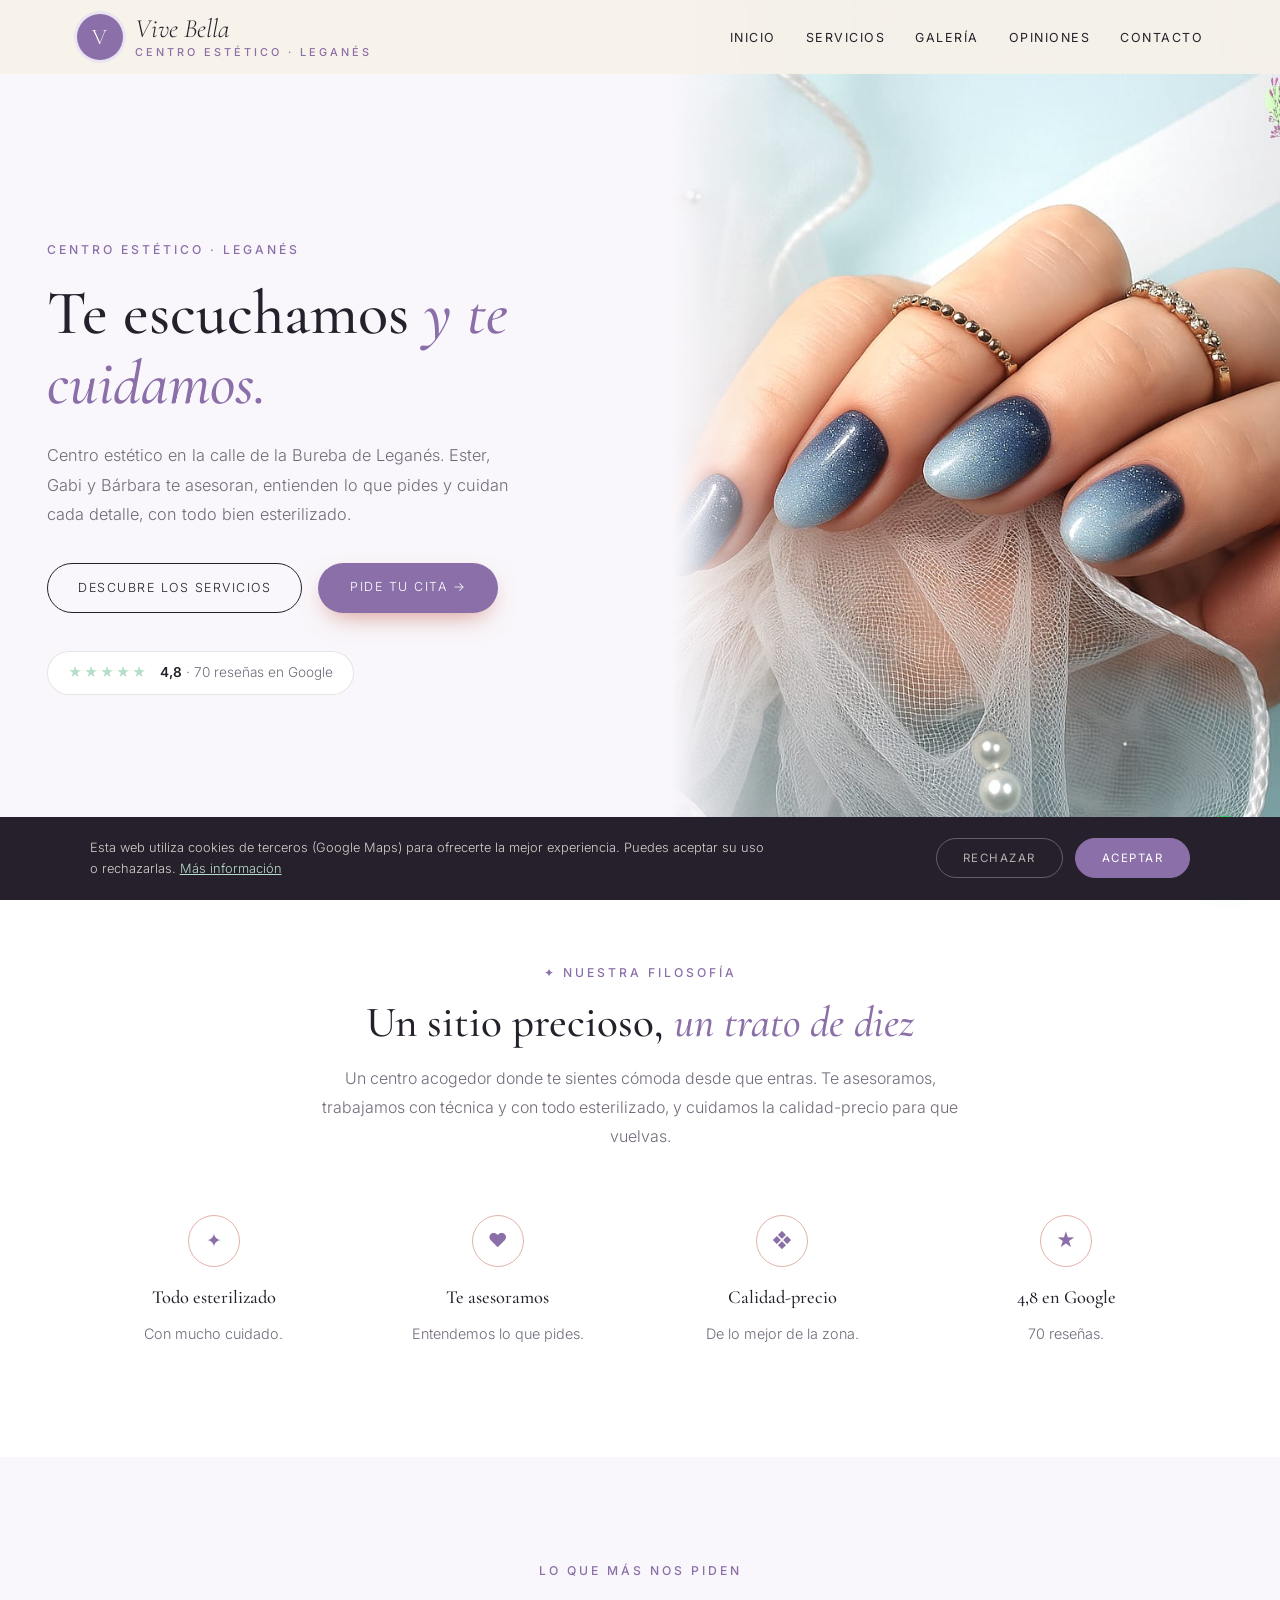
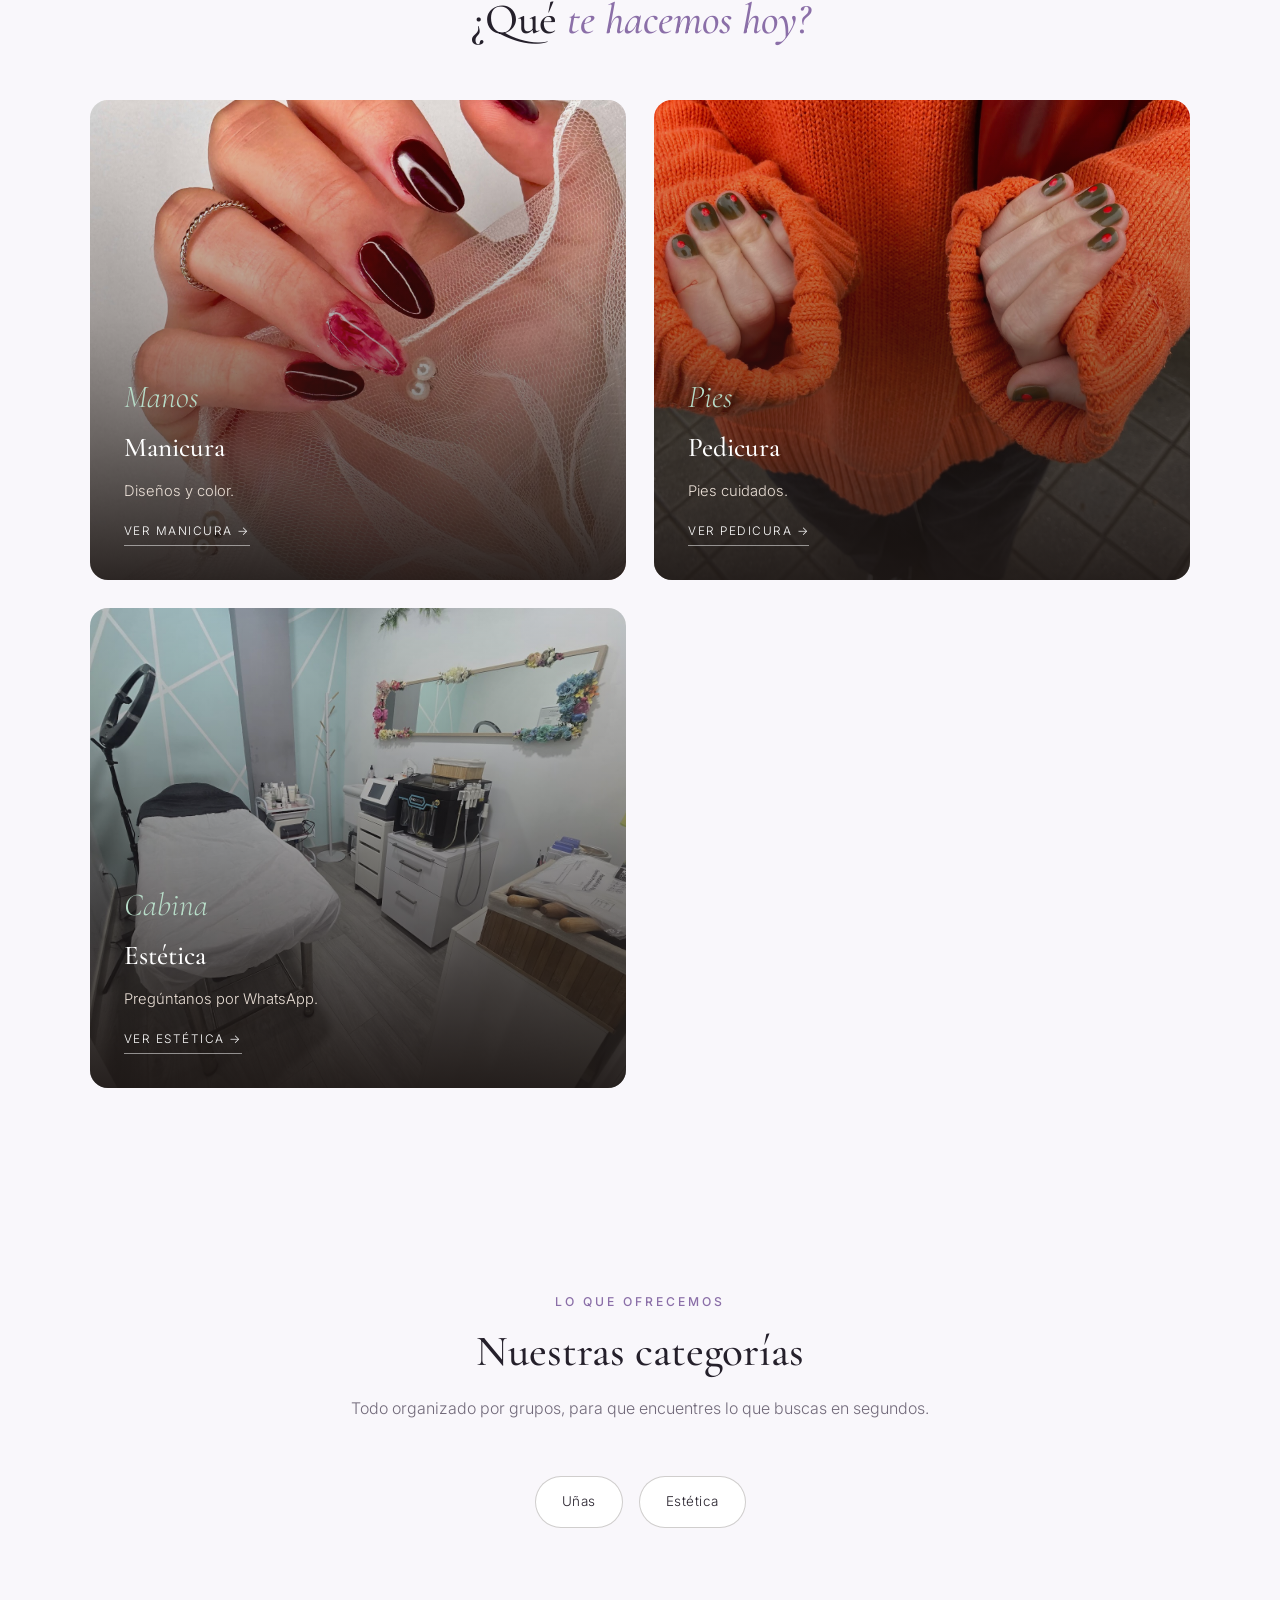
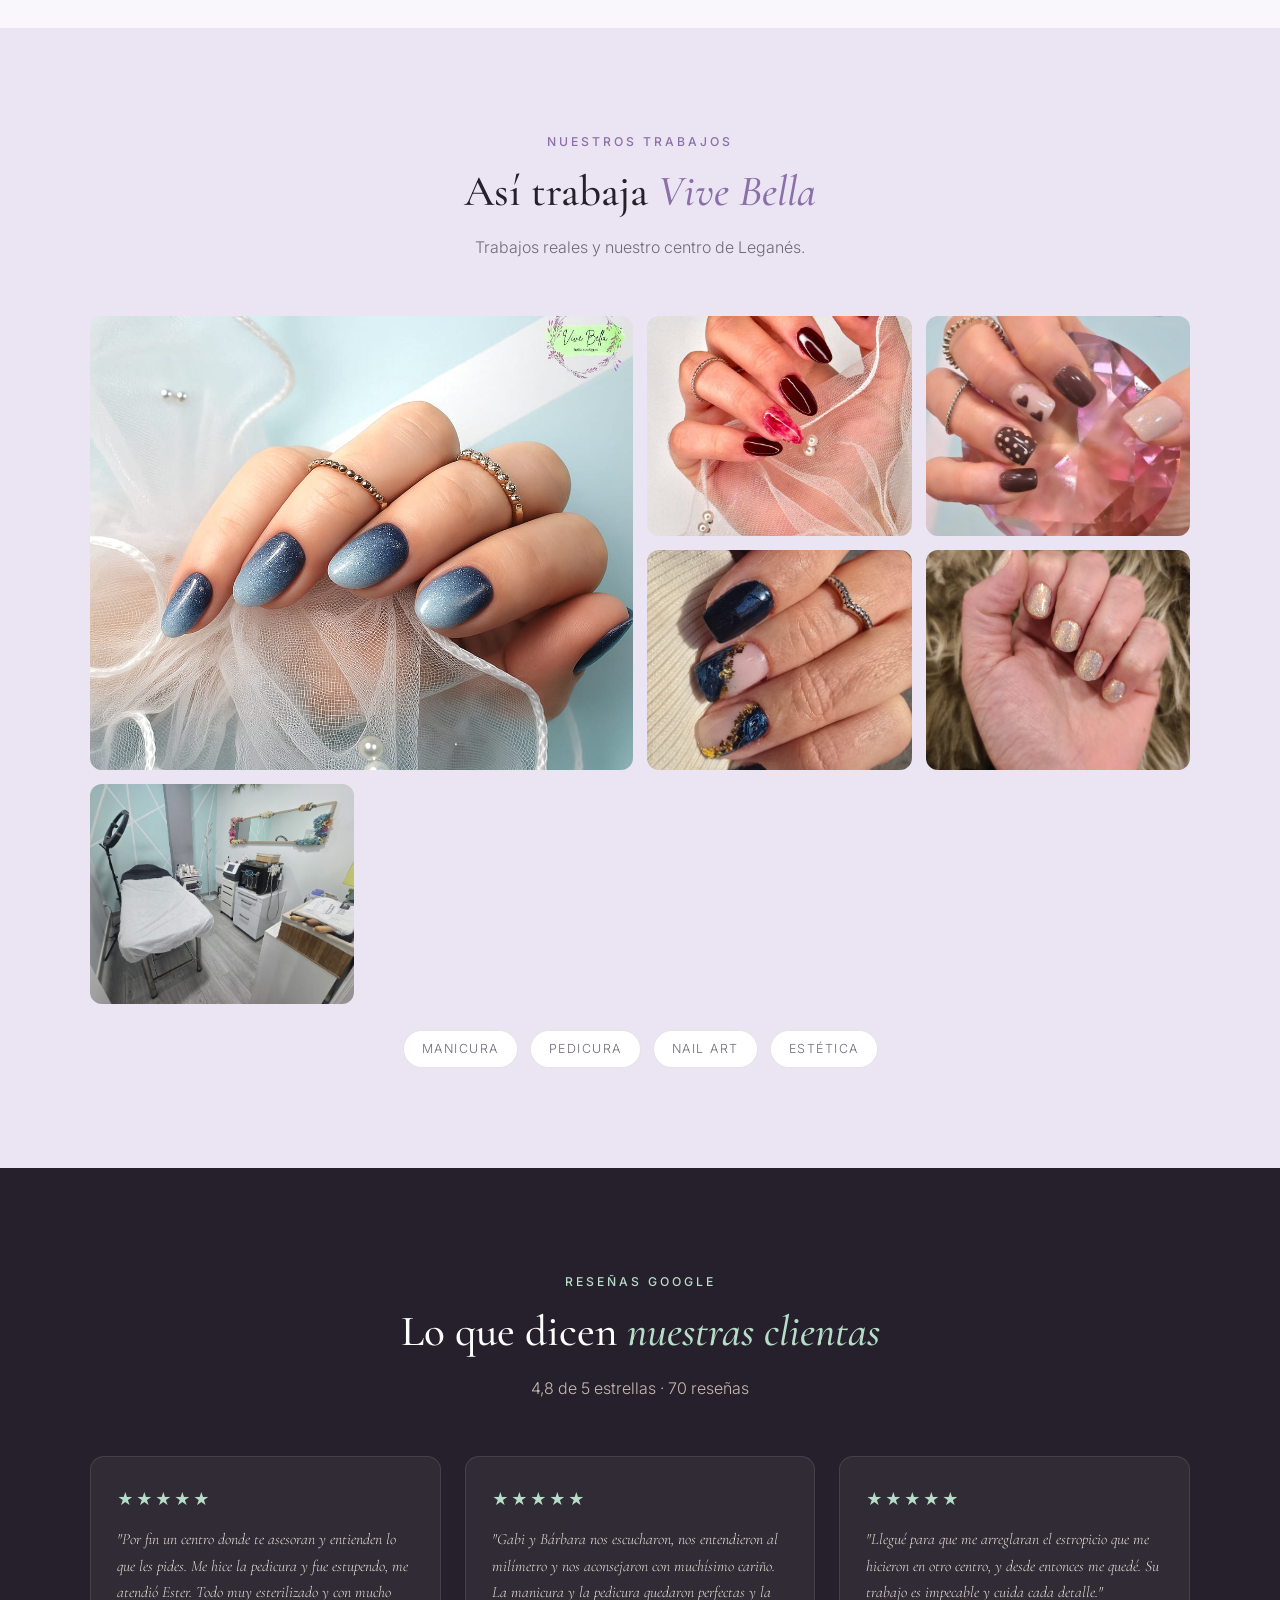
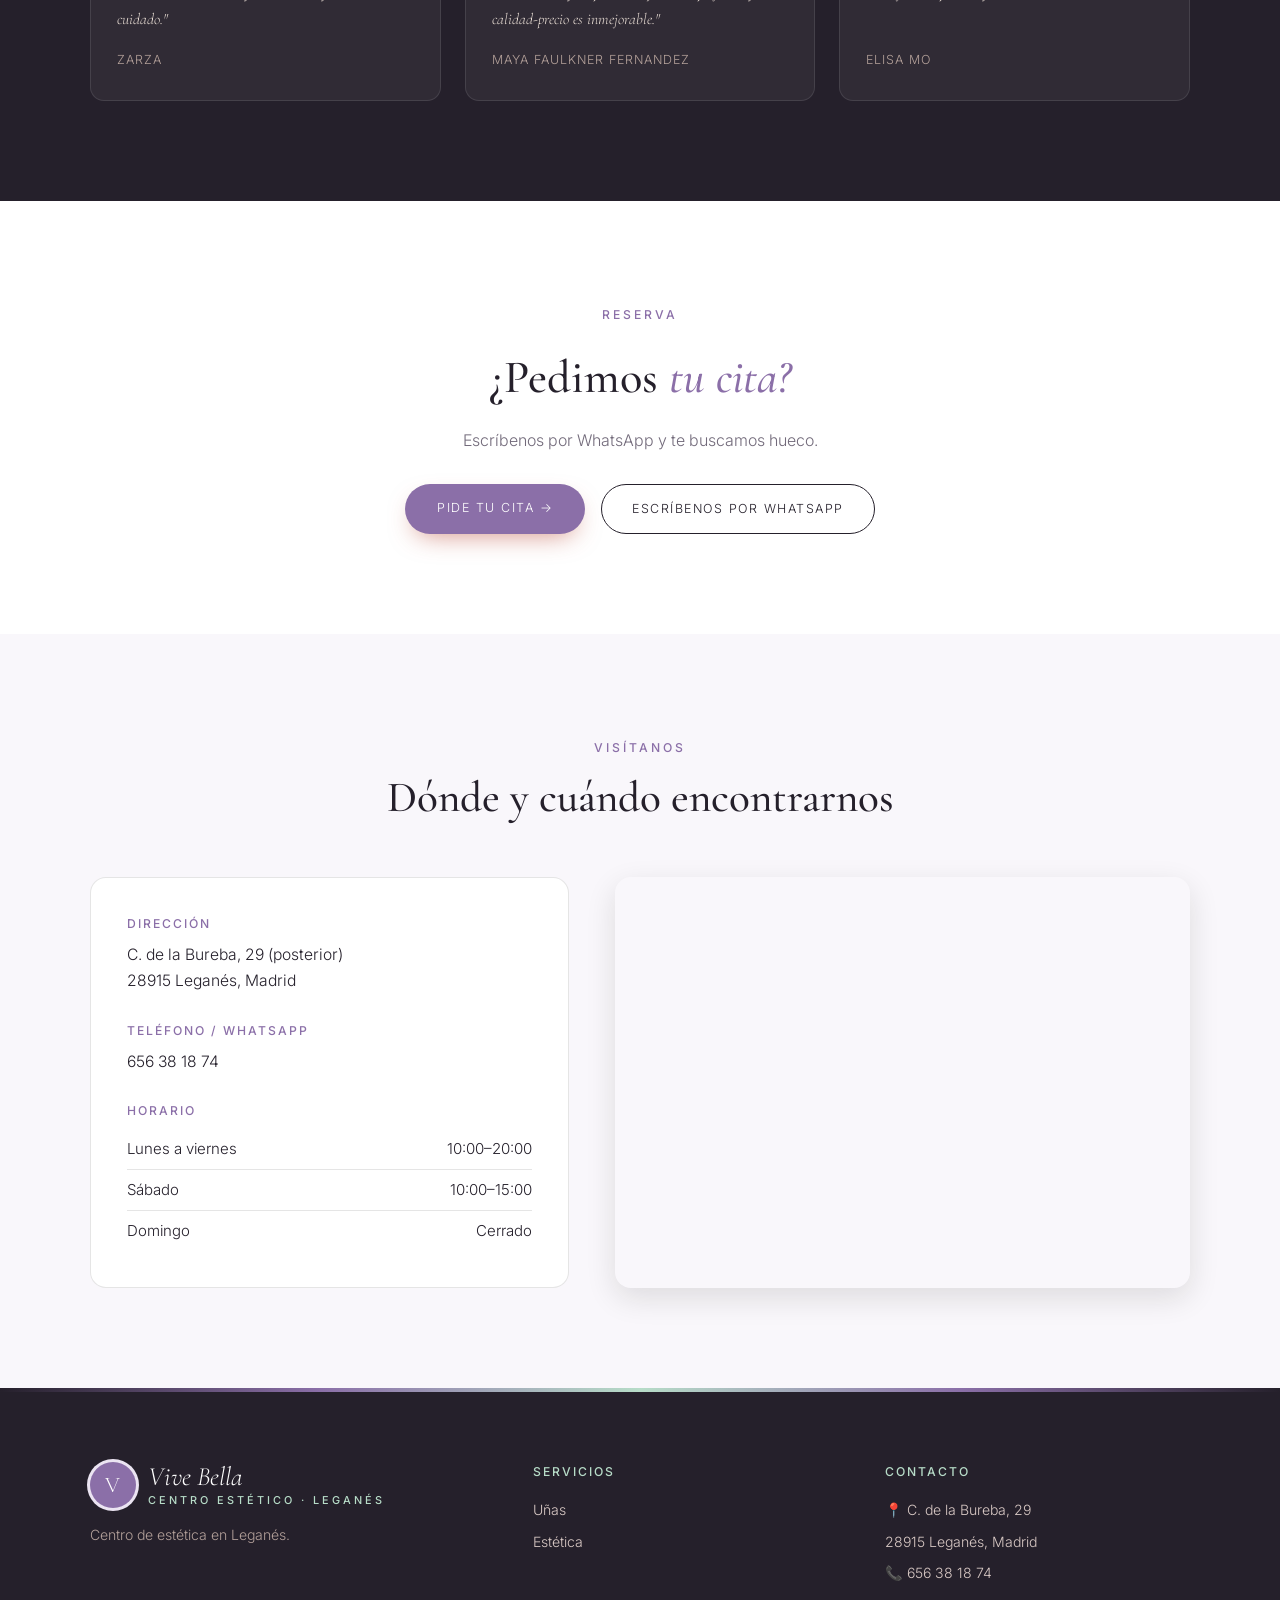
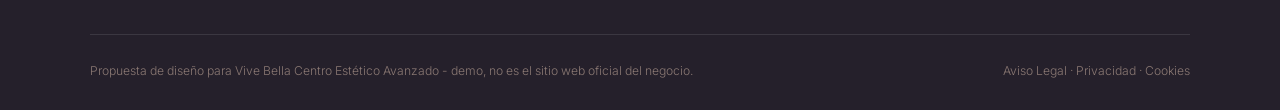
<file: index.html>
<!DOCTYPE html>
<html lang="es">
<head>
<meta charset="UTF-8">
<meta name="viewport" content="width=device-width, initial-scale=1.0">
<title>Vive Bella Centro Estético Avanzado — Centro de estética en Leganés</title>
<meta name="description" content="Vive Bella Centro Estético Avanzado, en la calle de la Bureba 29 de Leganés. Manicura, pedicura, nail art y tratamientos de estética. 4,8★ con 70 reseñas en Google.">
<meta name="theme-color" content="#25202b">
<meta property="og:title" content="Vive Bella Centro Estético Avanzado · Leganés">
<meta property="og:image" content="maps_05.jpg">

<link rel="preconnect" href="https://fonts.googleapis.com"><link rel="preconnect" href="https://fonts.gstatic.com" crossorigin><link href="https://fonts.googleapis.com/css2?family=Cormorant+Garamond:ital,wght@0,500;0,600;1,500&family=Inter:wght@300;400;500;600&display=swap" rel="stylesheet">
<link rel="stylesheet" href="styles.css">
</head>
<body>

<header id="header">
  <a href="index.html" class="logo" aria-label="Vive Bella Centro Estético Avanzado, inicio"><span class="logo-mark">V</span><span class="logo-text"><span class="script">Vive Bella</span><small>centro estético · Leganés</small></span></a>
  <nav id="nav" aria-label="Navegación principal"><ul><li><a href="index.html#inicio">Inicio</a></li><li><a href="servicios.html">Servicios</a></li><li><a href="index.html#galeria">Galería</a></li><li><a href="index.html#opiniones">Opiniones</a></li><li><a href="index.html#contacto">Contacto</a></li></ul></nav><button class="nav-toggle" id="navToggle" aria-label="Abrir menú">☰</button>
</header>

<section class="hero" id="inicio">
  <div class="hero-text">
    <span class="eyebrow">Centro estético · Leganés</span>
    <h1>Te escuchamos <em>y te cuidamos.</em></h1>
    <p>Centro estético en la calle de la Bureba de Leganés. Ester, Gabi y Bárbara te asesoran, entienden lo que pides y cuidan cada detalle, con todo bien esterilizado.</p>
    <div class="hero-ctas">
      <a href="servicios.html" class="btn-outline">Descubre los servicios</a>
      <a href="https://wa.me/34656381874?text=Hola%2C%20he%20visto%20vuestra%20web%20y%20me%20gustar%C3%ADa%20pedir%20cita%20en%20Vive%20Bella" class="btn-solid" target="_blank" rel="noopener">Pide tu cita →</a>
    </div>
    <a class="hero-rating" href="https://www.google.com/maps/search/?api=1&query=Vive+Bella+Centro+Estetico+Avanzado,+Calle+de+la+Bureba+29,+Leganes" target="_blank" rel="noopener"><span class="stars">★★★★★</span><span><strong>4,8</strong> · 70 reseñas en Google</span></a>
  </div>
  <div class="hero-img"><img src="maps_05.jpg" alt="Uñas en degradado azul hechas en Vive Bella, Leganés" style="object-position:center 50%;"></div>
</section>

<section class="trust">
  <div class="section-head">
    <span class="eyebrow">✦ Nuestra filosofía</span>
    <h2>Un sitio precioso, <em>un trato de diez</em></h2>
    <p>Un centro acogedor donde te sientes cómoda desde que entras. Te asesoramos, trabajamos con técnica y con todo esterilizado, y cuidamos la calidad-precio para que vuelvas.</p>
  </div>
  <div class="trust-grid">
    <div class="trust-card"><span class="trust-ic">✦</span><h3>Todo esterilizado</h3><p>Con mucho cuidado.</p></div>
    <div class="trust-card"><span class="trust-ic">♥</span><h3>Te asesoramos</h3><p>Entendemos lo que pides.</p></div>
    <div class="trust-card"><span class="trust-ic">❖</span><h3>Calidad-precio</h3><p>De lo mejor de la zona.</p></div>
    <div class="trust-card"><span class="trust-ic">★</span><h3>4,8 en Google</h3><p>70 reseñas.</p></div>
  </div>
</section>

<section class="worlds">
  <div class="section-head">
    <span class="eyebrow">Lo que más nos piden</span>
    <h2>¿Qué <em>te hacemos hoy?</em></h2>
  </div>
  <div class="worlds-grid">
    <a href="servicios.html#unas" class="world-card"><img src="maps_01.jpg" alt="Manicura"><div class="world-text"><span class="script">Manos</span><h3>Manicura</h3><p>Diseños y color.</p><span class="world-link">Ver manicura →</span></div></a>
    <a href="servicios.html#unas" class="world-card"><img src="maps_09.jpg" alt="Pedicura"><div class="world-text"><span class="script">Pies</span><h3>Pedicura</h3><p>Pies cuidados.</p><span class="world-link">Ver pedicura →</span></div></a>
    <a href="servicios.html#estetica" class="world-card"><img src="maps_03.jpg" alt="Estética"><div class="world-text"><span class="script">Cabina</span><h3>Estética</h3><p>Pregúntanos por WhatsApp.</p><span class="world-link">Ver estética →</span></div></a>
  </div>
</section>

<section>
  <div class="section-head">
    <span class="eyebrow">Lo que ofrecemos</span>
    <h2>Nuestras categorías</h2>
    <p>Todo organizado por grupos, para que encuentres lo que buscas en segundos.</p>
  </div>
  <div class="cat-pills">
    <a href="servicios.html#unas" class="cat-pill">Uñas</a>
    <a href="servicios.html#estetica" class="cat-pill">Estética</a>
  </div>
</section>

<section class="gallery-wrap" id="galeria">
  <div class="section-head">
    <span class="eyebrow">Nuestros trabajos</span>
    <h2>Así trabaja <em>Vive Bella</em></h2>
    <p>Trabajos reales y nuestro centro de Leganés.</p>
  </div>
  <div class="gallery">
    <figure class="big"><img src="maps_05.jpg" alt="Degradado en azul" loading="lazy"></figure>
    <figure><img src="maps_01.jpg" alt="Granate con detalle" loading="lazy"></figure>
    <figure><img src="maps_02.jpg" alt="Diseño con corazones" loading="lazy"></figure>
    <figure><img src="maps_06.jpg" alt="Azul noche con oro" loading="lazy"></figure>
    <figure><img src="maps_08.jpg" alt="Purpurina dorada" loading="lazy"></figure>
    <figure><img src="maps_03.jpg" alt="Nuestra cabina" loading="lazy"></figure>
  </div>
  <div class="brands"><span>Manicura</span><span>Pedicura</span><span>Nail art</span><span>Estética</span></div>
</section>

<section class="reviews-wrap" id="opiniones">
  <div class="section-head">
    <span class="eyebrow">Reseñas Google</span>
    <h2>Lo que dicen <em>nuestras clientas</em></h2>
    <p>4,8 de 5 estrellas · 70 reseñas</p>
  </div>
  <div class="review-grid">
    <div class="review-card"><div class="stars">★★★★★</div><p>"Por fin un centro donde te asesoran y entienden lo que les pides. Me hice la pedicura y fue estupendo, me atendió Ester. Todo muy esterilizado y con mucho cuidado."</p><cite>Zarza</cite></div>
    <div class="review-card"><div class="stars">★★★★★</div><p>"Gabi y Bárbara nos escucharon, nos entendieron al milímetro y nos aconsejaron con muchísimo cariño. La manicura y la pedicura quedaron perfectas y la calidad-precio es inmejorable."</p><cite>Maya Faulkner Fernandez</cite></div>
    <div class="review-card"><div class="stars">★★★★★</div><p>"Llegué para que me arreglaran el estropicio que me hicieron en otro centro, y desde entonces me quedé. Su trabajo es impecable y cuida cada detalle."</p><cite>Elisa Mo</cite></div>
  </div>
</section>

<section class="cta-section">
  <span class="eyebrow">Reserva</span>
  <h2>¿Pedimos <em>tu cita?</em></h2>
  <p>Escríbenos por WhatsApp y te buscamos hueco.</p>
  <div class="cta-row">
    <a href="https://wa.me/34656381874?text=Hola%2C%20he%20visto%20vuestra%20web%20y%20me%20gustar%C3%ADa%20pedir%20cita%20en%20Vive%20Bella" class="btn-solid" target="_blank" rel="noopener">Pide tu cita →</a>
    <a href="https://wa.me/34656381874?text=Hola%2C%20he%20visto%20vuestra%20web%20y%20me%20gustar%C3%ADa%20pedir%20cita%20en%20Vive%20Bella" class="btn-outline" target="_blank" rel="noopener">Escríbenos por WhatsApp</a>
  </div>
</section>

<section class="contact-section" id="contacto">
  <div class="section-head">
    <span class="eyebrow">Visítanos</span>
    <h2>Dónde y cuándo encontrarnos</h2>
  </div>
  <div class="contact-grid">
    <div class="contact-info">
      <div class="contact-block"><h3>Dirección</h3><p>C. de la Bureba, 29 (posterior)<br>28915 Leganés, Madrid</p></div>
      <div class="contact-block"><h3>Teléfono / WhatsApp</h3><p><a href="tel:+34656381874">656 38 18 74</a></p></div>
      <div class="contact-block"><h3>Horario</h3><ul class="hours-list"><li><span>Lunes a viernes</span><span>10:00–20:00</span></li><li><span>Sábado</span><span>10:00–15:00</span></li><li><span>Domingo</span><span>Cerrado</span></li></ul></div>
      
    </div>
    <div class="contact-map">
      <iframe title="Mapa de Vive Bella Centro Estético Avanzado" src="https://www.google.com/maps?q=Vive+Bella+Centro+Estetico+Avanzado,+Calle+de+la+Bureba+29,+Leganes&output=embed" width="100%" height="100%" style="border:0;" allowfullscreen="" loading="lazy" referrerpolicy="no-referrer-when-downgrade"></iframe>
    </div>
  </div>
</section>

<footer>
  <div class="footer-grid">
    <div class="footer-brand">
      <a href="index.html" class="logo light"><span class="logo-mark">V</span><span class="logo-text"><span class="script">Vive Bella</span><small>centro estético · Leganés</small></span></a>
      <p>Centro de estética en Leganés.</p>
    </div>
    <div><h4>Servicios</h4><ul><li><a href="servicios.html#unas">Uñas</a></li><li><a href="servicios.html#estetica">Estética</a></li></ul></div>
    <div><h4>Contacto</h4><ul><li>📍 C. de la Bureba, 29</li><li>28915 Leganés, Madrid</li><li>📞 <a href="tel:+34656381874">656 38 18 74</a></li></ul></div>
  </div>
  <div class="footer-bottom">
    <span>Propuesta de diseño para Vive Bella Centro Estético Avanzado - demo, no es el sitio web oficial del negocio.</span>
    <span><a href="aviso-legal.html">Aviso Legal</a> &middot; <a href="politica-privacidad.html">Privacidad</a> &middot; <a href="politica-cookies.html">Cookies</a></span>
  </div>
</footer>

<div id="cookie-banner" class="cookie-banner"><p>Esta web utiliza cookies de terceros (Google Maps) para ofrecerte la mejor experiencia. Puedes aceptar su uso o rechazarlas. <a href="politica-cookies.html">Más información</a></p><div class="cookie-actions"><button onclick="setCookieChoice('rejected')" class="ck-reject">Rechazar</button><button onclick="setCookieChoice('accepted')" class="ck-accept">Aceptar</button></div></div>
<div class="social-fabs"><a class="wa-fab" href="https://wa.me/34656381874?text=Hola%2C%20he%20visto%20vuestra%20web%20y%20me%20gustar%C3%ADa%20pedir%20cita%20en%20Vive%20Bella" target="_blank" rel="noopener" aria-label="Escribir por WhatsApp"><svg width="28" height="28" viewBox="0 0 24 24" fill="white"><path d="M17.5 14.4c-.3-.1-1.8-.9-2-1s-.5-.1-.7.1-.8 1-.9 1.2-.3.2-.6.1a8.2 8.2 0 0 1-2.4-1.5 9 9 0 0 1-1.7-2.1c-.2-.3 0-.5.1-.6l.4-.5.3-.5v-.5l-.9-2.2c-.2-.6-.5-.5-.7-.5h-.6a1.1 1.1 0 0 0-.8.4 3.4 3.4 0 0 0-1 2.5 5.9 5.9 0 0 0 1.2 3.1 13.5 13.5 0 0 0 5.2 4.6c2.6 1 2.6.7 3.1.6a2.6 2.6 0 0 0 1.7-1.2 2.1 2.1 0 0 0 .2-1.2c-.1-.1-.3-.2-.6-.3ZM12 21.8a9.8 9.8 0 0 1-5-1.4l-.4-.2-3.7 1 1-3.6-.2-.4A9.8 9.8 0 1 1 12 21.8Zm8.4-18.3A11.8 11.8 0 0 0 1.8 17.7L.2 23.8l6.3-1.6a11.8 11.8 0 0 0 5.6 1.4A11.8 11.8 0 0 0 20.4 3.5Z"/></svg></a></div>
<script src="main.js"></script>
</body>
</html>
</file>
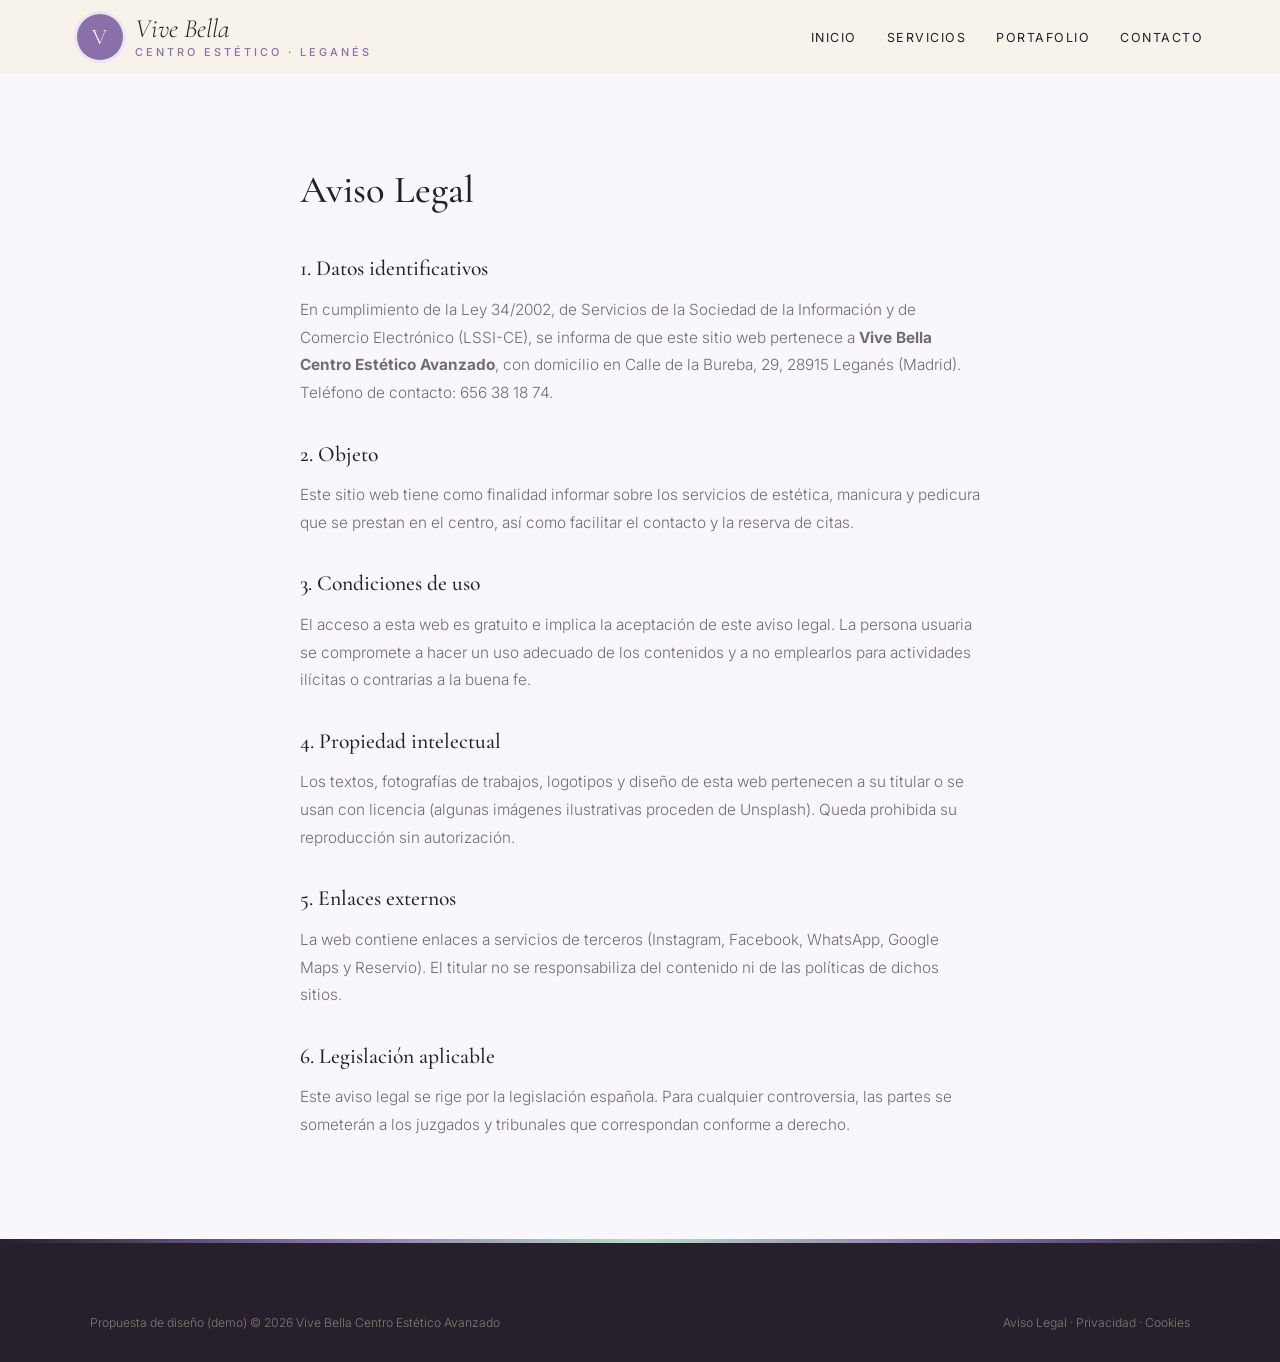
<file: aviso-legal.html>
<!DOCTYPE html>
<html lang="es">
<head>
<meta charset="UTF-8">
<meta name="viewport" content="width=device-width, initial-scale=1.0">
<title>Aviso Legal — Vive Bella Centro Estético Avanzado</title>
<meta name="robots" content="noindex">

<link rel="preconnect" href="https://fonts.googleapis.com">
<link href="https://fonts.googleapis.com/css2?family=Cormorant+Garamond:ital,wght@0,500;0,600;1,500&family=Inter:wght@300;400;500;600&display=swap" rel="stylesheet">
<link rel="stylesheet" href="styles.css">
</head>
<body>
<header id="header" class="scrolled">
  <a href="index.html" class="logo" aria-label="Vive Bella Centro Estético Avanzado, inicio">
    <span class="logo-mark">V</span>
    <span class="logo-text"><span class="script">Vive Bella</span><small>centro estético · Leganés</small></span>
  </a>
  <nav id="nav" aria-label="Navegación principal">
    <ul>
      <li><a href="index.html#inicio">Inicio</a></li>
      <li><a href="servicios.html">Servicios</a></li>
      <li><a href="portafolio.html">Portafolio</a></li>
      <li><a href="index.html#contacto">Contacto</a></li>
    </ul>
  </nav>
  <button class="nav-toggle" id="navToggle" aria-label="Abrir menú">☰</button>
</header>
<main class="legal"><h1>Aviso Legal</h1>
<h2>1. Datos identificativos</h2>
<p>En cumplimiento de la Ley 34/2002, de Servicios de la Sociedad de la Información y de Comercio Electrónico (LSSI-CE), se informa de que este sitio web pertenece a <strong>Vive Bella Centro Estético Avanzado</strong>, con domicilio en Calle de la Bureba, 29, 28915 Leganés (Madrid). Teléfono de contacto: 656 38 18 74.</p>
<h2>2. Objeto</h2>
<p>Este sitio web tiene como finalidad informar sobre los servicios de estética, manicura y pedicura que se prestan en el centro, así como facilitar el contacto y la reserva de citas.</p>
<h2>3. Condiciones de uso</h2>
<p>El acceso a esta web es gratuito e implica la aceptación de este aviso legal. La persona usuaria se compromete a hacer un uso adecuado de los contenidos y a no emplearlos para actividades ilícitas o contrarias a la buena fe.</p>
<h2>4. Propiedad intelectual</h2>
<p>Los textos, fotografías de trabajos, logotipos y diseño de esta web pertenecen a su titular o se usan con licencia (algunas imágenes ilustrativas proceden de Unsplash). Queda prohibida su reproducción sin autorización.</p>
<h2>5. Enlaces externos</h2>
<p>La web contiene enlaces a servicios de terceros (Instagram, Facebook, WhatsApp, Google Maps y Reservio). El titular no se responsabiliza del contenido ni de las políticas de dichos sitios.</p>
<h2>6. Legislación aplicable</h2>
<p>Este aviso legal se rige por la legislación española. Para cualquier controversia, las partes se someterán a los juzgados y tribunales que correspondan conforme a derecho.</p></main>
<footer>
  <div class="footer-bottom" style="margin-top:0">
    <span>Propuesta de diseño (demo) © 2026 Vive Bella Centro Estético Avanzado</span>
    <span><a href="aviso-legal.html">Aviso Legal</a> &middot; <a href="politica-privacidad.html">Privacidad</a> &middot; <a href="politica-cookies.html">Cookies</a></span>
  </div>
</footer>
<script src="main.js"></script>
</body>
</html>
</file>
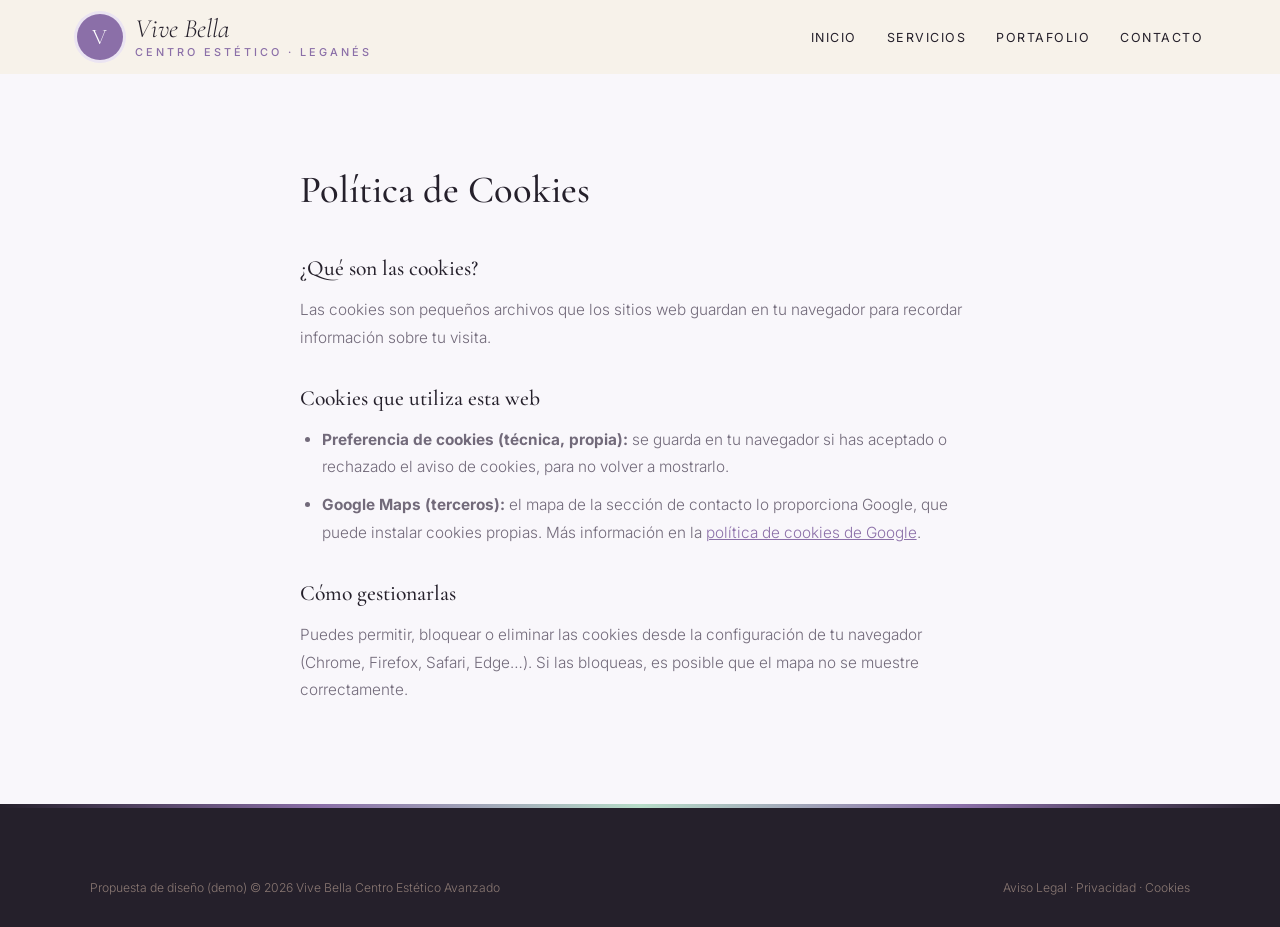
<file: politica-cookies.html>
<!DOCTYPE html>
<html lang="es">
<head>
<meta charset="UTF-8">
<meta name="viewport" content="width=device-width, initial-scale=1.0">
<title>Política de Cookies — Vive Bella Centro Estético Avanzado</title>
<meta name="robots" content="noindex">

<link rel="preconnect" href="https://fonts.googleapis.com">
<link href="https://fonts.googleapis.com/css2?family=Cormorant+Garamond:ital,wght@0,500;0,600;1,500&family=Inter:wght@300;400;500;600&display=swap" rel="stylesheet">
<link rel="stylesheet" href="styles.css">
</head>
<body>
<header id="header" class="scrolled">
  <a href="index.html" class="logo" aria-label="Vive Bella Centro Estético Avanzado, inicio">
    <span class="logo-mark">V</span>
    <span class="logo-text"><span class="script">Vive Bella</span><small>centro estético · Leganés</small></span>
  </a>
  <nav id="nav" aria-label="Navegación principal">
    <ul>
      <li><a href="index.html#inicio">Inicio</a></li>
      <li><a href="servicios.html">Servicios</a></li>
      <li><a href="portafolio.html">Portafolio</a></li>
      <li><a href="index.html#contacto">Contacto</a></li>
    </ul>
  </nav>
  <button class="nav-toggle" id="navToggle" aria-label="Abrir menú">☰</button>
</header>
<main class="legal"><h1>Política de Cookies</h1>
<h2>¿Qué son las cookies?</h2>
<p>Las cookies son pequeños archivos que los sitios web guardan en tu navegador para recordar información sobre tu visita.</p>
<h2>Cookies que utiliza esta web</h2>
<ul>
<li><strong>Preferencia de cookies (técnica, propia):</strong> se guarda en tu navegador si has aceptado o rechazado el aviso de cookies, para no volver a mostrarlo.</li>
<li><strong>Google Maps (terceros):</strong> el mapa de la sección de contacto lo proporciona Google, que puede instalar cookies propias. Más información en la <a href="https://policies.google.com/technologies/cookies" target="_blank" rel="noopener">política de cookies de Google</a>.</li>
</ul>
<h2>Cómo gestionarlas</h2>
<p>Puedes permitir, bloquear o eliminar las cookies desde la configuración de tu navegador (Chrome, Firefox, Safari, Edge…). Si las bloqueas, es posible que el mapa no se muestre correctamente.</p></main>
<footer>
  <div class="footer-bottom" style="margin-top:0">
    <span>Propuesta de diseño (demo) © 2026 Vive Bella Centro Estético Avanzado</span>
    <span><a href="aviso-legal.html">Aviso Legal</a> &middot; <a href="politica-privacidad.html">Privacidad</a> &middot; <a href="politica-cookies.html">Cookies</a></span>
  </div>
</footer>
<script src="main.js"></script>
</body>
</html>
</file>
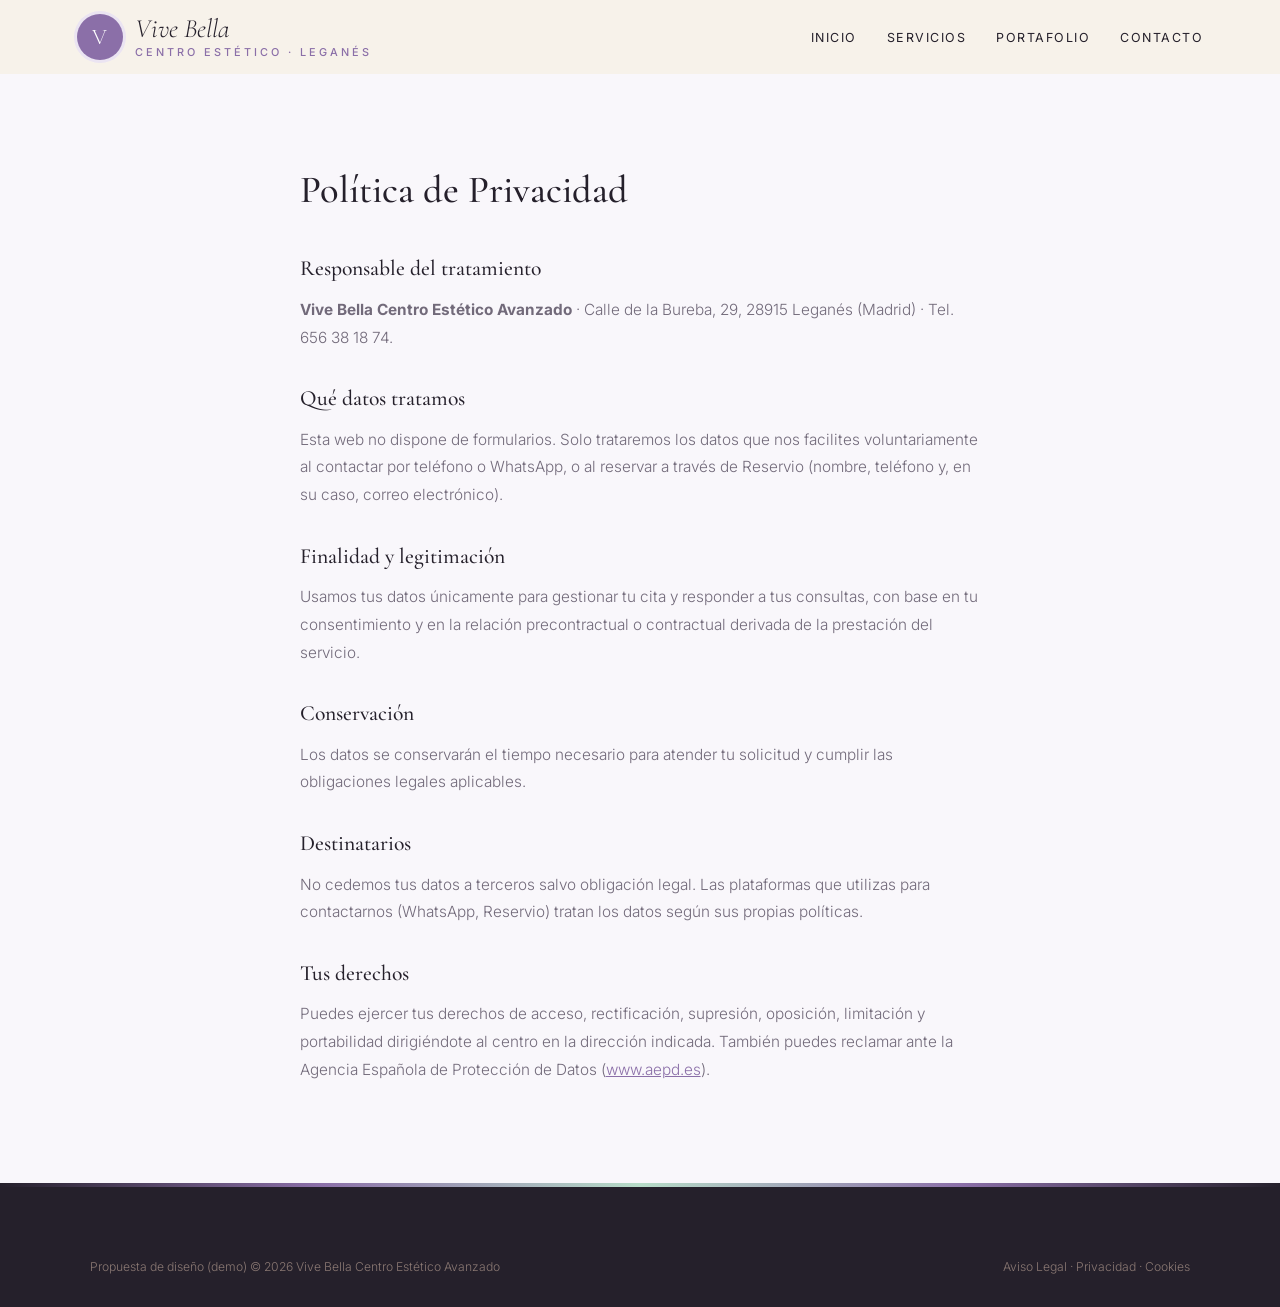
<file: politica-privacidad.html>
<!DOCTYPE html>
<html lang="es">
<head>
<meta charset="UTF-8">
<meta name="viewport" content="width=device-width, initial-scale=1.0">
<title>Política de Privacidad — Vive Bella Centro Estético Avanzado</title>
<meta name="robots" content="noindex">

<link rel="preconnect" href="https://fonts.googleapis.com">
<link href="https://fonts.googleapis.com/css2?family=Cormorant+Garamond:ital,wght@0,500;0,600;1,500&family=Inter:wght@300;400;500;600&display=swap" rel="stylesheet">
<link rel="stylesheet" href="styles.css">
</head>
<body>
<header id="header" class="scrolled">
  <a href="index.html" class="logo" aria-label="Vive Bella Centro Estético Avanzado, inicio">
    <span class="logo-mark">V</span>
    <span class="logo-text"><span class="script">Vive Bella</span><small>centro estético · Leganés</small></span>
  </a>
  <nav id="nav" aria-label="Navegación principal">
    <ul>
      <li><a href="index.html#inicio">Inicio</a></li>
      <li><a href="servicios.html">Servicios</a></li>
      <li><a href="portafolio.html">Portafolio</a></li>
      <li><a href="index.html#contacto">Contacto</a></li>
    </ul>
  </nav>
  <button class="nav-toggle" id="navToggle" aria-label="Abrir menú">☰</button>
</header>
<main class="legal"><h1>Política de Privacidad</h1>
<h2>Responsable del tratamiento</h2>
<p><strong>Vive Bella Centro Estético Avanzado</strong> · Calle de la Bureba, 29, 28915 Leganés (Madrid) · Tel. 656 38 18 74.</p>
<h2>Qué datos tratamos</h2>
<p>Esta web no dispone de formularios. Solo trataremos los datos que nos facilites voluntariamente al contactar por teléfono o WhatsApp, o al reservar a través de Reservio (nombre, teléfono y, en su caso, correo electrónico).</p>
<h2>Finalidad y legitimación</h2>
<p>Usamos tus datos únicamente para gestionar tu cita y responder a tus consultas, con base en tu consentimiento y en la relación precontractual o contractual derivada de la prestación del servicio.</p>
<h2>Conservación</h2>
<p>Los datos se conservarán el tiempo necesario para atender tu solicitud y cumplir las obligaciones legales aplicables.</p>
<h2>Destinatarios</h2>
<p>No cedemos tus datos a terceros salvo obligación legal. Las plataformas que utilizas para contactarnos (WhatsApp, Reservio) tratan los datos según sus propias políticas.</p>
<h2>Tus derechos</h2>
<p>Puedes ejercer tus derechos de acceso, rectificación, supresión, oposición, limitación y portabilidad dirigiéndote al centro en la dirección indicada. También puedes reclamar ante la Agencia Española de Protección de Datos (<a href="https://www.aepd.es" target="_blank" rel="noopener">www.aepd.es</a>).</p></main>
<footer>
  <div class="footer-bottom" style="margin-top:0">
    <span>Propuesta de diseño (demo) © 2026 Vive Bella Centro Estético Avanzado</span>
    <span><a href="aviso-legal.html">Aviso Legal</a> &middot; <a href="politica-privacidad.html">Privacidad</a> &middot; <a href="politica-cookies.html">Cookies</a></span>
  </div>
</footer>
<script src="main.js"></script>
</body>
</html>
</file>
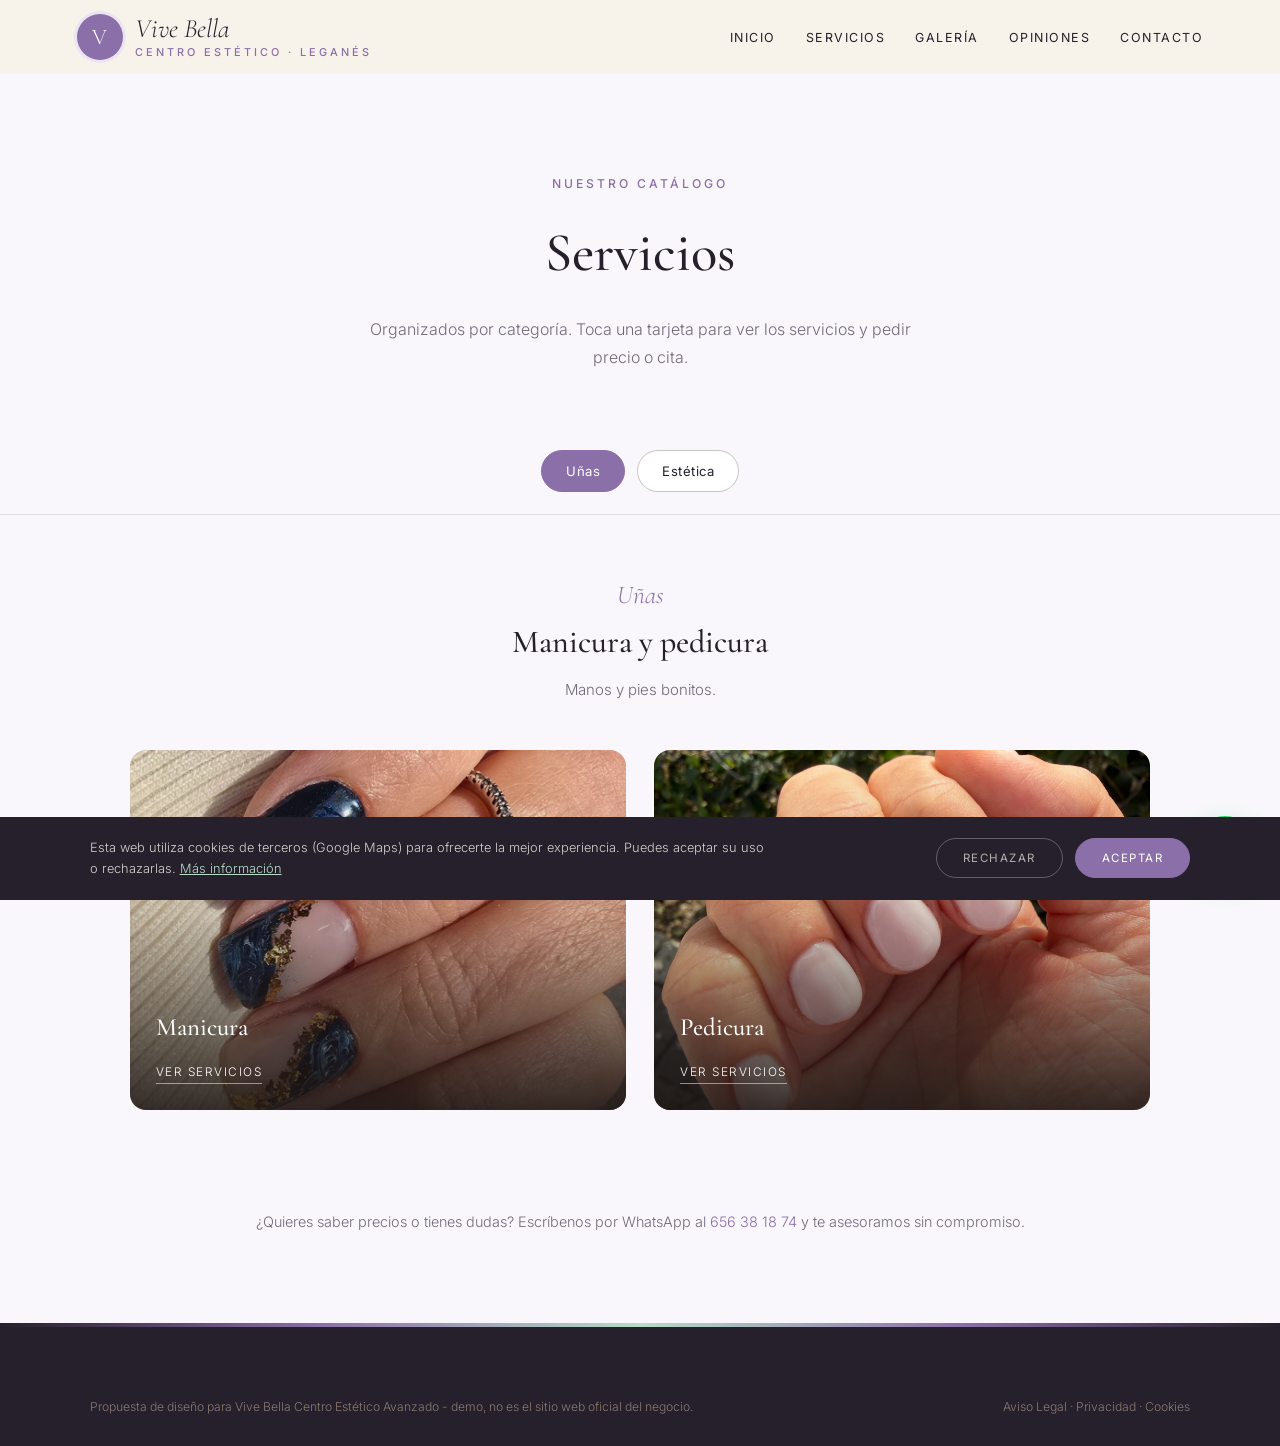
<file: servicios.html>
<!DOCTYPE html>
<html lang="es">
<head>
<meta charset="UTF-8">
<meta name="viewport" content="width=device-width, initial-scale=1.0">
<title>Servicios — Vive Bella Centro Estético Avanzado · Leganés</title>
<meta name="description" content="Servicios de Vive Bella Centro Estético Avanzado en Leganés.">

<link rel="preconnect" href="https://fonts.googleapis.com"><link rel="preconnect" href="https://fonts.gstatic.com" crossorigin><link href="https://fonts.googleapis.com/css2?family=Cormorant+Garamond:ital,wght@0,500;0,600;1,500&family=Inter:wght@300;400;500;600&display=swap" rel="stylesheet">
<link rel="stylesheet" href="styles.css">
</head>
<body>

<header id="header" class="scrolled">
  <a href="index.html" class="logo" aria-label="Vive Bella Centro Estético Avanzado, inicio"><span class="logo-mark">V</span><span class="logo-text"><span class="script">Vive Bella</span><small>centro estético · Leganés</small></span></a>
  <nav id="nav" aria-label="Navegación principal"><ul><li><a href="index.html#inicio">Inicio</a></li><li><a href="servicios.html">Servicios</a></li><li><a href="index.html#galeria">Galería</a></li><li><a href="index.html#opiniones">Opiniones</a></li><li><a href="index.html#contacto">Contacto</a></li></ul></nav><button class="nav-toggle" id="navToggle" aria-label="Abrir menú">☰</button>
</header>

<div class="page-hero">
  <span class="eyebrow">Nuestro catálogo</span>
  <h1>Servicios</h1>
  <p>Organizados por categoría. Toca una tarjeta para ver los servicios y pedir precio o cita.</p>
</div>

<div class="tabs">
  <button class="tab-btn active" data-tab="unas">Uñas</button>
  <button class="tab-btn" data-tab="estetica">Estética</button>
  
</div>

<div class="tab-panel active" id="unas">
  <div class="tab-intro"><span class="script">Uñas</span><h2>Manicura y pedicura</h2><p>Manos y pies bonitos.</p></div>
  <div class="cat-grid">
    <div class="cat-card" onclick="openModal('manicura')"><img src="maps_06.jpg" alt="Manicura" loading="lazy"><div class="cat-card-text"><h3>Manicura</h3><span>Ver servicios</span></div></div>
    <div class="cat-card" onclick="openModal('pedicura')"><img src="maps_10.jpg" alt="Pedicura" loading="lazy"><div class="cat-card-text"><h3>Pedicura</h3><span>Ver servicios</span></div></div>
  </div>
</div>

<div class="tab-panel" id="estetica">
  <div class="tab-intro"><span class="script">Estética</span><h2>Estética</h2><p>Pregúntanos por WhatsApp qué tratamiento te va mejor.</p></div>
  <div class="cat-grid single">
    <div class="cat-card" onclick="openModal('cabina')"><img src="maps_03.jpg" alt="Tratamientos en cabina" loading="lazy"><div class="cat-card-text"><h3>Tratamientos en cabina</h3><span>Ver servicios</span></div></div>
  </div>
</div>


<p class="services-note">¿Quieres saber precios o tienes dudas? Escríbenos por WhatsApp al <a href="https://wa.me/34656381874" target="_blank" rel="noopener" style="color:var(--red)">656 38 18 74</a> y te asesoramos sin compromiso.</p>

<div class="modal-overlay" id="modal-manicura"><div class="modal">
  <button class="modal-close" onclick="closeModal('manicura')" aria-label="Cerrar">×</button>
  <h3>Manicura</h3><p class="modal-sub">Color y diseños</p>
  <div class="svc-row"><div><div class="svc-name">Manicura</div><span class="svc-desc"></span></div><div class="svc-price">Consultar</div></div>
  <div class="svc-row"><div><div class="svc-name">Nail art</div><span class="svc-desc"></span></div><div class="svc-price">Consultar</div></div>
  <a class="modal-cta alt" href="https://wa.me/34656381874?text=Hola%2C%20quiero%20informaci%C3%B3n%20sobre%20manicura" target="_blank" rel="noopener">Pedir cita por WhatsApp</a>
</div></div>

<div class="modal-overlay" id="modal-pedicura"><div class="modal">
  <button class="modal-close" onclick="closeModal('pedicura')" aria-label="Cerrar">×</button>
  <h3>Pedicura</h3><p class="modal-sub">Pies cuidados</p>
  <div class="svc-row"><div><div class="svc-name">Pedicura</div><span class="svc-desc"></span></div><div class="svc-price">Consultar</div></div>
  <a class="modal-cta alt" href="https://wa.me/34656381874?text=Hola%2C%20quiero%20informaci%C3%B3n%20sobre%20pedicura" target="_blank" rel="noopener">Pedir cita por WhatsApp</a>
</div></div>

<div class="modal-overlay" id="modal-cabina"><div class="modal">
  <button class="modal-close" onclick="closeModal('cabina')" aria-label="Cerrar">×</button>
  <h3>Tratamientos en cabina</h3><p class="modal-sub">Te asesoramos</p>
  <div class="svc-row"><div><div class="svc-name">Tratamientos de estética</div><span class="svc-desc"></span></div><div class="svc-price">Consultar</div></div>
  <a class="modal-cta alt" href="https://wa.me/34656381874?text=Hola%2C%20quiero%20informaci%C3%B3n%20sobre%20tratamientos%20en%20cabina" target="_blank" rel="noopener">Pedir cita por WhatsApp</a>
</div></div>


<footer>
  <div class="footer-bottom" style="margin-top:0">
    <span>Propuesta de diseño para Vive Bella Centro Estético Avanzado - demo, no es el sitio web oficial del negocio.</span>
    <span><a href="aviso-legal.html">Aviso Legal</a> &middot; <a href="politica-privacidad.html">Privacidad</a> &middot; <a href="politica-cookies.html">Cookies</a></span>
  </div>
</footer>

<div id="cookie-banner" class="cookie-banner"><p>Esta web utiliza cookies de terceros (Google Maps) para ofrecerte la mejor experiencia. Puedes aceptar su uso o rechazarlas. <a href="politica-cookies.html">Más información</a></p><div class="cookie-actions"><button onclick="setCookieChoice('rejected')" class="ck-reject">Rechazar</button><button onclick="setCookieChoice('accepted')" class="ck-accept">Aceptar</button></div></div>
<div class="social-fabs"><a class="wa-fab" href="https://wa.me/34656381874?text=Hola%2C%20he%20visto%20vuestra%20web%20y%20me%20gustar%C3%ADa%20pedir%20cita%20en%20Vive%20Bella" target="_blank" rel="noopener" aria-label="Escribir por WhatsApp"><svg width="28" height="28" viewBox="0 0 24 24" fill="white"><path d="M17.5 14.4c-.3-.1-1.8-.9-2-1s-.5-.1-.7.1-.8 1-.9 1.2-.3.2-.6.1a8.2 8.2 0 0 1-2.4-1.5 9 9 0 0 1-1.7-2.1c-.2-.3 0-.5.1-.6l.4-.5.3-.5v-.5l-.9-2.2c-.2-.6-.5-.5-.7-.5h-.6a1.1 1.1 0 0 0-.8.4 3.4 3.4 0 0 0-1 2.5 5.9 5.9 0 0 0 1.2 3.1 13.5 13.5 0 0 0 5.2 4.6c2.6 1 2.6.7 3.1.6a2.6 2.6 0 0 0 1.7-1.2 2.1 2.1 0 0 0 .2-1.2c-.1-.1-.3-.2-.6-.3ZM12 21.8a9.8 9.8 0 0 1-5-1.4l-.4-.2-3.7 1 1-3.6-.2-.4A9.8 9.8 0 1 1 12 21.8Zm8.4-18.3A11.8 11.8 0 0 0 1.8 17.7L.2 23.8l6.3-1.6a11.8 11.8 0 0 0 5.6 1.4A11.8 11.8 0 0 0 20.4 3.5Z"/></svg></a></div>
<script src="main.js"></script>
</body>
</html>
</file>
<file: styles.css>
:root{
  --cream:#f9f7fb; --paper:#ffffff; --tint:#ebe4f2; --ink:#25202b; --dark:#25202b; --muted:#726a7a;
  --red:#8b6fa8; --red-dark:#6c5388; --teal:#8b6fa8; --gold:#b7dcc8; --line:rgba(0,0,0,.1);
  --brand-gradient:linear-gradient(90deg,#25202b,#8b6fa8,#b7dcc8,#8b6fa8,#25202b);
}
*{margin:0;padding:0;box-sizing:border-box;}
html{scroll-behavior:smooth;}
body{font-family:'Inter',sans-serif;background:var(--cream);color:var(--ink);overflow-x:hidden;font-weight:300;line-height:1.6;}
a{text-decoration:none;color:inherit;}
h1,h2,h3{font-family:'Cormorant Garamond',serif;font-weight:500;}
h1 em,h2 em{font-style:italic;color:var(--red);}
img{max-width:100%;display:block;}
.script{font-family:'Cormorant Garamond',serif;font-style:italic;}

/* HEADER */
header{position:fixed;top:0;left:0;right:0;z-index:100;display:flex;justify-content:space-between;align-items:center;padding:14px 6%;background:rgba(247,241,233,.92);backdrop-filter:blur(10px);-webkit-backdrop-filter:blur(10px);transition:box-shadow .3s,padding .3s;}
header.scrolled{box-shadow:0 2px 24px rgba(28,22,20,.1);padding:8px 6%;}
.logo{display:flex;align-items:center;gap:12px;color:var(--dark);}
.logo-badge{width:58px;height:58px;border-radius:50%;object-fit:cover;box-shadow:0 0 0 2px var(--gold),0 6px 16px rgba(28,22,20,.15);transition:width .3s,height .3s;}
header.scrolled .logo-badge{width:46px;height:46px;}
.logo-text{display:flex;flex-direction:column;line-height:1;}
.logo-text .script{font-size:1.65rem;color:var(--dark);}
.logo-text small{font-size:.68rem;letter-spacing:3px;text-transform:uppercase;color:var(--red);margin-top:4px;font-weight:500;}
.logo.light .logo-text .script{color:#fff;}
.logo.light .logo-text small{color:var(--gold);}
nav ul{list-style:none;display:flex;gap:30px;}
nav a{font-size:.78rem;letter-spacing:1.5px;text-transform:uppercase;font-weight:400;position:relative;padding:4px 0;}
nav a::after{content:"";position:absolute;left:0;bottom:-2px;height:1px;width:100%;background:var(--red);transform:scaleX(0);transform-origin:right;transition:transform .3s;}
nav a:hover::after{transform:scaleX(1);transform-origin:left;}
.nav-toggle{display:none;font-size:1.6rem;background:none;border:none;color:var(--dark);cursor:pointer;}

/* BOTONES */
.btn-outline{display:inline-block;border:1px solid var(--dark);color:var(--dark);padding:14px 30px;font-size:.78rem;letter-spacing:1.5px;text-transform:uppercase;border-radius:40px;transition:all .25s;}
.btn-outline:hover{background:var(--dark);color:var(--cream);}
.btn-outline.light{border-color:rgba(255,255,255,.5);color:#fff;}
.btn-outline.light:hover{background:#fff;color:var(--dark);}
.btn-solid{display:inline-block;background:var(--red);color:#fff;padding:14px 32px;font-size:.78rem;letter-spacing:1.5px;text-transform:uppercase;border-radius:40px;transition:transform .25s,box-shadow .25s,background .25s;box-shadow:0 10px 26px -10px rgba(181,64,44,.6);}
.btn-solid:hover{transform:translateY(-2px);background:var(--red-dark);}

/* HERO */
.hero{min-height:95vh;display:grid;grid-template-columns:1.05fr .95fr;align-items:stretch;padding:0;}
.hero-text{display:flex;flex-direction:column;justify-content:center;padding:150px 7% 70px;}
.eyebrow{display:inline-block;color:var(--teal);text-transform:uppercase;letter-spacing:3px;font-size:.76rem;font-weight:500;}
.hero-text .eyebrow{margin-bottom:20px;}
.hero-text h1{font-size:clamp(2.4rem,5vw,3.9rem);line-height:1.12;margin-bottom:22px;color:var(--dark);}
.hero-text p{font-size:1.02rem;color:var(--muted);max-width:470px;line-height:1.8;margin-bottom:34px;}
.hero-ctas{display:flex;gap:16px;flex-wrap:wrap;}
.hero-rating{display:inline-flex;align-items:center;gap:12px;margin-top:38px;padding:10px 20px;border:1px solid var(--line);border-radius:40px;background:var(--paper);font-size:.85rem;color:var(--muted);align-self:flex-start;}
.hero-rating strong{color:var(--dark);font-weight:600;}
.stars{color:var(--gold);letter-spacing:2px;}
.hero-img{position:relative;overflow:hidden;}
.hero-img img{width:100%;height:100%;object-fit:cover;position:absolute;inset:0;}
.hero-img::after{content:"";position:absolute;inset:0;background:linear-gradient(90deg,var(--cream) 0%,rgba(247,241,233,0) 18%);}

/* SECCIONES */
section{padding:100px 7%;}
.section-head{text-align:center;max-width:640px;margin:0 auto 54px;}
.section-head h2{font-size:clamp(1.9rem,4vw,2.7rem);margin-top:12px;color:var(--dark);line-height:1.2;}
.section-head p{margin-top:16px;color:var(--muted);line-height:1.8;}

.trust{background:var(--paper);border-top:4px solid transparent;border-image:var(--brand-gradient) 1;}
.trust-grid{display:grid;grid-template-columns:repeat(auto-fit,minmax(230px,1fr));gap:36px;max-width:1150px;margin:0 auto;}
.trust-card{text-align:center;padding:10px;}
.trust-ic{display:inline-grid;place-items:center;width:52px;height:52px;border-radius:50%;border:1px solid rgba(181,64,44,.4);color:var(--red);font-size:1.2rem;margin-bottom:16px;}
.trust-card h3{font-size:1.15rem;color:var(--dark);margin-bottom:10px;}
.trust-card p{font-size:.9rem;color:var(--muted);line-height:1.7;}

/* DOS MUNDOS */
.worlds{background:var(--cream);}
.worlds-grid{display:grid;grid-template-columns:1fr 1fr;gap:28px;max-width:1150px;margin:0 auto;}
.world-card{position:relative;border-radius:18px;overflow:hidden;min-height:480px;display:flex;align-items:flex-end;color:#fff;}
.world-card img{position:absolute;inset:0;width:100%;height:100%;object-fit:cover;transition:transform .6s;}
.world-card:hover img{transform:scale(1.05);}
.world-card::after{content:"";position:absolute;inset:0;background:linear-gradient(to top,rgba(28,22,20,.92) 0%,rgba(28,22,20,.35) 55%,rgba(28,22,20,.05) 100%);}
.world-text{position:relative;z-index:2;padding:34px;}
.world-text .script{font-size:2rem;color:var(--gold);}
.world-text h3{font-size:1.7rem;margin:4px 0 10px;}
.world-text p{font-size:.92rem;color:#eadfd6;line-height:1.7;max-width:440px;}
.world-link{display:inline-block;margin-top:18px;font-size:.74rem;letter-spacing:1.5px;text-transform:uppercase;border-bottom:1px solid rgba(255,255,255,.5);padding-bottom:4px;}

/* PILLS */
.cat-pills{display:flex;flex-wrap:wrap;gap:16px;justify-content:center;max-width:1000px;margin:0 auto;}
.cat-pill{border:1px solid rgba(43,33,29,.22);padding:14px 26px;border-radius:30px;font-size:.84rem;letter-spacing:.5px;transition:all .2s;background:var(--paper);}
.cat-pill:hover{background:var(--red);color:#fff;border-color:var(--red);}

/* GALERIA */
.gallery-wrap{background:var(--tint);}
.gallery{max-width:1200px;margin:0 auto;display:grid;grid-template-columns:repeat(4,1fr);grid-auto-rows:220px;gap:14px;}
.gallery figure{overflow:hidden;border-radius:12px;margin:0;}
.gallery img{width:100%;height:100%;object-fit:cover;transition:transform .5s;}
.gallery figure:hover img{transform:scale(1.05);}
.gallery .big{grid-column:span 2;grid-row:span 2;}

/* RESEÑAS */
.reviews-wrap{background:var(--dark);color:#fff;position:relative;}
.reviews-wrap .section-head h2{color:#fff;}
.reviews-wrap .section-head h2 em{color:var(--gold);}
.reviews-wrap .section-head p{color:#c9b9b2;}
.reviews-wrap .eyebrow{color:var(--gold);}
.review-grid{display:grid;grid-template-columns:repeat(auto-fit,minmax(300px,1fr));gap:24px;max-width:1150px;margin:0 auto;}
.review-card{background:rgba(255,255,255,.05);border:1px solid rgba(255,255,255,.1);padding:30px 26px;border-radius:14px;display:flex;flex-direction:column;}
.review-card .stars{margin-bottom:14px;}
.review-card p{font-family:'Cormorant Garamond',serif;font-size:.98rem;color:#eadfd6;line-height:1.7;font-style:italic;margin-bottom:16px;flex:1;}
.review-card cite{font-size:.78rem;color:#b3a099;font-style:normal;text-transform:uppercase;letter-spacing:1px;}

/* CTA */
.cta-section{text-align:center;background:var(--paper);}
.cta-section h2{font-size:clamp(2rem,4vw,2.9rem);color:var(--dark);margin:14px 0 14px;}
.cta-section p{color:var(--muted);margin-bottom:30px;}
.cta-row{display:flex;gap:16px;justify-content:center;flex-wrap:wrap;}

/* CONTACTO */
.contact-section{background:var(--cream);}
.contact-grid{display:grid;grid-template-columns:1fr 1.2fr;gap:46px;max-width:1150px;margin:0 auto;align-items:stretch;}
.contact-info{display:flex;flex-direction:column;gap:26px;background:var(--paper);border:1px solid var(--line);border-radius:16px;padding:36px;}
.contact-block h3{font-family:'Inter',sans-serif;font-size:.76rem;text-transform:uppercase;letter-spacing:2px;color:var(--red);font-weight:500;margin-bottom:8px;}
.contact-block p{font-size:.98rem;color:var(--ink);line-height:1.7;}
.contact-block a:hover{color:var(--red);}
.hours-list{list-style:none;}
.hours-list li{display:flex;justify-content:space-between;gap:20px;padding:8px 0;border-bottom:1px solid var(--line);font-size:.94rem;}
.hours-list li:last-child{border-bottom:none;}
.contact-map{border-radius:16px;overflow:hidden;min-height:380px;box-shadow:0 10px 30px rgba(28,22,20,.12);}
.contact-map iframe{display:block;min-height:380px;}

/* FOOTER */
footer{background:var(--dark);color:#d9c9c5;padding:70px 7% 30px;border-top:4px solid transparent;border-image:var(--brand-gradient) 1;}
.footer-grid{display:grid;grid-template-columns:1.3fr 1fr 1fr;gap:46px;max-width:1200px;margin:0 auto;padding-bottom:40px;border-bottom:1px solid rgba(255,255,255,.1);}
.footer-brand p{font-size:.88rem;color:#b3a09a;margin-top:16px;}
footer h4{font-size:.76rem;text-transform:uppercase;letter-spacing:2px;color:var(--gold);margin-bottom:18px;font-weight:500;}
footer ul{list-style:none;}
footer li{margin-bottom:9px;font-size:.88rem;color:#d9c9c5;}
footer a:hover{color:var(--gold);}
.footer-bottom{max-width:1200px;margin:26px auto 0;display:flex;justify-content:space-between;flex-wrap:wrap;gap:10px;font-size:.76rem;color:#8a7873;}
.footer-bottom a{color:#8a7873;}

/* FABS */
.social-fabs{position:fixed;bottom:26px;right:26px;z-index:200;display:flex;flex-direction:column;gap:14px;align-items:center;}
.social-fabs a{width:52px;height:52px;border-radius:50%;display:flex;align-items:center;justify-content:center;box-shadow:0 10px 24px rgba(0,0,0,.2);transition:transform .2s;}
.social-fabs a:hover{transform:scale(1.08);}
.wa-fab{width:58px !important;height:58px !important;background:#25D366;box-shadow:0 10px 26px rgba(37,211,102,.45) !important;}
.ig-fab{background:radial-gradient(circle at 30% 110%,#fdf497 0%,#fdf497 5%,#fd5949 45%,#d6249f 60%,#285AEB 90%);}
.fb-fab{background:#1877F2;}

/* COOKIES */
.cookie-banner{display:none;position:fixed;bottom:0;left:0;right:0;z-index:300;background:var(--dark);padding:20px 7%;flex-wrap:wrap;align-items:center;justify-content:space-between;gap:16px;}
.cookie-banner p{font-size:.8rem;color:rgba(245,237,232,.85);line-height:1.7;max-width:680px;}
.cookie-banner p a{color:var(--gold);text-decoration:underline;}
.cookie-actions{display:flex;gap:12px;flex-shrink:0;}
.cookie-actions button{font-family:'Inter',sans-serif;font-size:.72rem;letter-spacing:1.5px;text-transform:uppercase;padding:12px 26px;cursor:pointer;border-radius:30px;}
.ck-reject{background:transparent;color:rgba(245,237,232,.7);border:1px solid rgba(245,237,232,.3);}
.ck-accept{background:var(--red);color:#fff;border:1px solid var(--red);}

/* PÁGINAS INTERIORES */
.page-hero{padding:170px 7% 60px;text-align:center;background:var(--cream);}
.page-hero h1{font-size:clamp(2.3rem,5vw,3.4rem);margin-top:14px;color:var(--dark);}
.page-hero p{color:var(--muted);max-width:580px;margin:18px auto 0;line-height:1.8;}
.tabs{position:sticky;top:74px;z-index:50;background:var(--cream);padding:18px 7% 22px;display:flex;gap:12px;justify-content:center;flex-wrap:wrap;border-bottom:1px solid var(--line);}
.tab-btn{border:1px solid rgba(43,33,29,.25);background:var(--paper);padding:12px 24px;border-radius:30px;font-family:'Inter',sans-serif;font-size:.82rem;letter-spacing:.5px;color:var(--ink);cursor:pointer;transition:all .2s;}
.tab-btn.active,.tab-btn:hover{background:var(--red);color:#fff;border-color:var(--red);}
.tab-panel{display:none;padding:60px 7% 100px;max-width:1200px;margin:0 auto;}
.tab-panel.active{display:block;animation:fadeIn .5s;}
@keyframes fadeIn{from{opacity:0;transform:translateY(12px)}to{opacity:1;transform:none}}
.tab-intro{text-align:center;max-width:600px;margin:0 auto 46px;}
.tab-intro .script{font-size:1.6rem;color:var(--red);}
.tab-intro h2{font-size:2rem;color:var(--dark);}
.tab-intro p{color:var(--muted);margin-top:10px;line-height:1.75;font-size:.94rem;}

.cat-grid{display:grid;grid-template-columns:repeat(auto-fit,minmax(280px,1fr));gap:28px;}
.cat-grid.single{grid-template-columns:1fr;max-width:640px;margin:0 auto;}
.cat-grid.single .cat-card{height:440px;}
.cat-card{position:relative;border-radius:16px;overflow:hidden;height:360px;cursor:pointer;background:var(--tint);}
.cat-card img{width:100%;height:100%;object-fit:cover;transition:transform .5s;}
.cat-card:hover img{transform:scale(1.06);}
.cat-card::after{content:'';position:absolute;inset:0;background:linear-gradient(to top,rgba(28,22,20,.88) 0%,rgba(28,22,20,.15) 55%,transparent 100%);}
.cat-card-text{position:absolute;bottom:0;left:0;right:0;padding:26px;z-index:2;}
.cat-card-text h3{color:#fff;font-size:1.55rem;margin-bottom:10px;}
.cat-card-text span{color:#fff;font-size:.74rem;text-transform:uppercase;letter-spacing:1.5px;border-bottom:1px solid rgba(255,255,255,.5);padding-bottom:4px;}

.modal-overlay{display:none;position:fixed;inset:0;background:rgba(28,22,20,.78);z-index:300;align-items:center;justify-content:center;padding:20px;}
.modal-overlay.open{display:flex;}
.modal{background:var(--paper);max-width:560px;width:100%;max-height:85vh;overflow-y:auto;border-radius:16px;padding:40px;position:relative;}
.modal-close{position:absolute;top:16px;right:20px;background:none;border:none;font-size:1.7rem;color:var(--ink);cursor:pointer;}
.modal h3{font-size:1.8rem;color:var(--dark);margin-bottom:6px;}
.modal .modal-sub{color:var(--muted);font-size:.86rem;margin-bottom:22px;}
.svc-row{display:flex;justify-content:space-between;align-items:center;padding:16px 0;border-bottom:1px solid var(--line);gap:16px;}
.svc-row:last-of-type{border-bottom:none;}
.svc-name{font-size:.98rem;color:var(--ink);font-weight:400;}
.svc-desc{font-size:.8rem;color:var(--muted);display:block;margin-top:3px;line-height:1.5;}
.svc-price{font-size:.72rem;color:var(--red);text-transform:uppercase;letter-spacing:1px;white-space:nowrap;font-weight:500;}
.modal-cta{display:block;text-align:center;background:var(--red);color:#fff;padding:14px;border-radius:30px;margin-top:26px;font-size:.8rem;text-transform:uppercase;letter-spacing:1.5px;}
.modal-cta.alt{background:#25D366;margin-top:10px;}
.services-note{text-align:center;color:var(--muted);font-size:.9rem;padding:0 7% 90px;}

.portfolio-grid{display:grid;grid-template-columns:repeat(auto-fill,minmax(260px,1fr));gap:18px;}
.portfolio-grid figure{border-radius:14px;overflow:hidden;aspect-ratio:4/5;cursor:zoom-in;background:var(--tint);}
.portfolio-grid img{width:100%;height:100%;object-fit:cover;transition:transform .5s;}
.portfolio-grid figure:hover img{transform:scale(1.05);}
.lightbox{display:none;position:fixed;inset:0;z-index:400;background:rgba(15,12,10,.94);align-items:center;justify-content:center;padding:30px;cursor:zoom-out;}
.lightbox.open{display:flex;}
.lightbox img{max-width:100%;max-height:90vh;border-radius:10px;}

.legal{max-width:860px;margin:0 auto;padding:160px 7% 90px;}
.legal h1{font-size:2.4rem;color:var(--dark);margin-bottom:26px;}
.legal h2{font-size:1.35rem;color:var(--dark);margin:30px 0 10px;}
.legal p,.legal li{color:var(--muted);line-height:1.8;margin-bottom:10px;font-size:.96rem;}
.legal ul{padding-left:22px;}
.legal a{color:var(--red);text-decoration:underline;}

@media(max-width:900px){
  .hero{grid-template-columns:1fr;}
  .hero-img{height:340px;order:-1;margin-top:82px;}
  .hero-img::after{background:linear-gradient(0deg,var(--cream) 0%,rgba(247,241,233,0) 25%);}
  .hero-text{padding:30px 6% 60px;}
  .worlds-grid{grid-template-columns:1fr;}
  .world-card{min-height:420px;}
  .gallery{grid-template-columns:repeat(2,1fr);grid-auto-rows:170px;}
  .gallery .big{grid-column:span 2;grid-row:span 2;}
  .footer-grid{grid-template-columns:1fr;gap:30px;}
  .contact-grid{grid-template-columns:1fr;}
  .contact-map,.contact-map iframe{min-height:300px;}
  nav{position:fixed;top:0;right:0;height:100vh;width:78%;max-width:300px;background:var(--cream);padding:110px 40px;transform:translateX(100%);transition:transform .4s;box-shadow:-10px 0 40px rgba(0,0,0,.12);}
  nav.open{transform:translateX(0);}
  nav ul{flex-direction:column;gap:26px;}
  .nav-toggle{display:block;position:relative;z-index:110;}
  section{padding:70px 6%;}
  .tabs{top:66px;overflow-x:auto;justify-content:flex-start;flex-wrap:nowrap;}
  .tab-btn{flex-shrink:0;}
  .page-hero{padding:140px 6% 40px;}
  .modal{padding:34px 24px;}
}
@media(max-width:520px){
  .logo-text .script{font-size:1.35rem;}
  .logo-badge{width:48px;height:48px;}
  .social-fabs{right:16px;bottom:16px;}
  .social-fabs a{width:46px;height:46px;}
}

.logo-mark{width:46px;height:46px;border-radius:50%;background:var(--red);color:#fff;display:grid;place-items:center;font-family:'Cormorant Garamond',serif;font-size:1.4rem;box-shadow:0 0 0 3px var(--tint);}
.brands{display:flex;flex-wrap:wrap;gap:12px;justify-content:center;margin-top:26px;}
.brands span{border:1px solid var(--line);border-radius:30px;padding:8px 18px;font-size:.78rem;letter-spacing:1.5px;text-transform:uppercase;color:var(--muted);background:var(--paper);}
</file>
